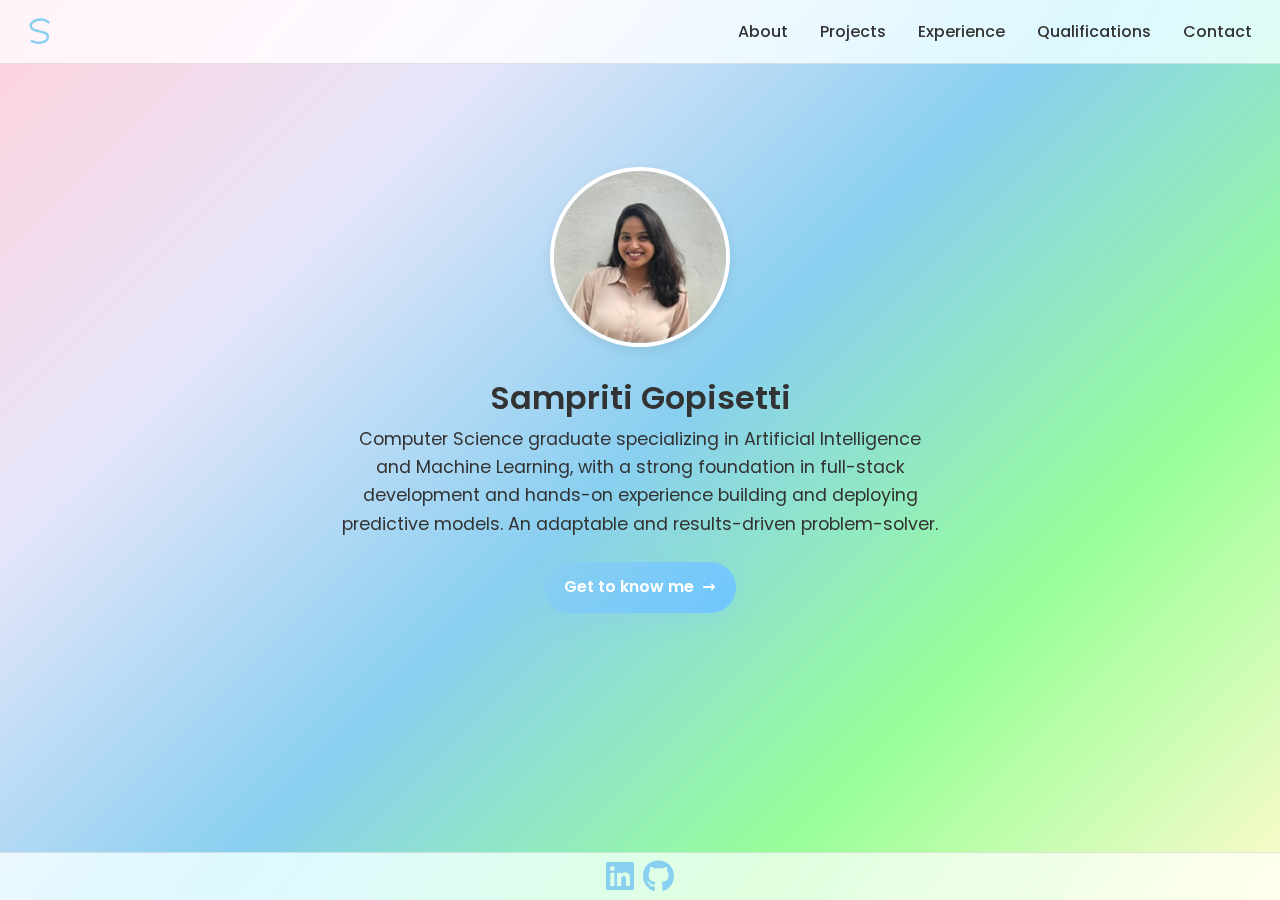
<file: index.html>
<!DOCTYPE html>
<html lang="en">
  <head>
    <meta charset="UTF-8" />
    <meta name="viewport" content="width=device-width, initial-scale=1.0" />
    <title>Sampriti Gopisetti | Home</title>
    <link rel="preconnect" href="https://fonts.googleapis.com" />
    <link rel="preconnect" href="https://fonts.gstatic.com" crossorigin />
    <link href="https://fonts.googleapis.com/css2?family=Poppins:wght@300;400;500;600;700&display=swap" rel="stylesheet" />
    <link rel="stylesheet" href="https://cdnjs.cloudflare.com/ajax/libs/font-awesome/6.5.0/css/all.min.css" crossorigin="anonymous" referrerpolicy="no-referrer" />
    <link rel="stylesheet" href="css/styles.css" />
  </head>
  <body>
    <!-- Header -->
    <header class="site-header">
      <a href="index.html" class="logo" aria-label="Go to Home">
        <svg viewBox="0 0 120 120" aria-hidden="true" focusable="false">
          <path d="M95,28c-10-12-39-14-54,0c-10,9-5,23,12,27c17,4,41,5,40,22c-1,18-34,24-54,13" fill="none" stroke="currentColor" stroke-width="8" stroke-linecap="round" />
        </svg>
        <span class="sr-only">Sampriti</span>
      </a>
      <nav class="main-nav" aria-label="Main Navigation">
        <a href="about.html" class="nav-link">About</a>
        <a href="projects.html" class="nav-link">Projects</a>
        <a href="experience.html" class="nav-link">Experience</a>
        <a href="qualifications.html" class="nav-link">Qualifications</a>
        <a href="contact.html" class="nav-link">Contact</a>
      </nav>
    </header>

    <main>
      <div class="container content-fit">
        <section class="section fade-in">
          <div class="hero-inner">
            <img src="assets/sampriti-profile.jpg" alt="Sampriti Gopisetti" class="home-avatar photo-zoom" />
            <h1 class="name">Sampriti Gopisetti</h1>
            <p class="tagline"> Computer Science graduate specializing in Artificial Intelligence and Machine Learning, with a strong foundation in full-stack development and hands-on experience building and deploying predictive models. An adaptable and results-driven problem-solver.</p>
            <div class="hero-actions">
              <a class="cta-btn" href="about.html" aria-label="Go to About page">
                Get to know me <span class="cta-arrow">→</span>
              </a>
            </div>
          </div>
        </section>
      </div>
    </main>

    <footer class="site-footer">
      <div class="footer-content">
        <div class="socials">
          <a href="https://www.linkedin.com/in/sampritigopisetti25/" target="_blank" rel="noopener" aria-label="LinkedIn">
            <i class="fa-brands fa-linkedin"></i>
          </a>
          <a href="https://github.com/sampriti-gopisetti" target="_blank" rel="noopener" aria-label="GitHub">
            <i class="fa-brands fa-github"></i>
          </a>
        </div>
      </div>
    </footer>

    <script src="js/script.js" defer></script>
  </body>
</html>
</file>
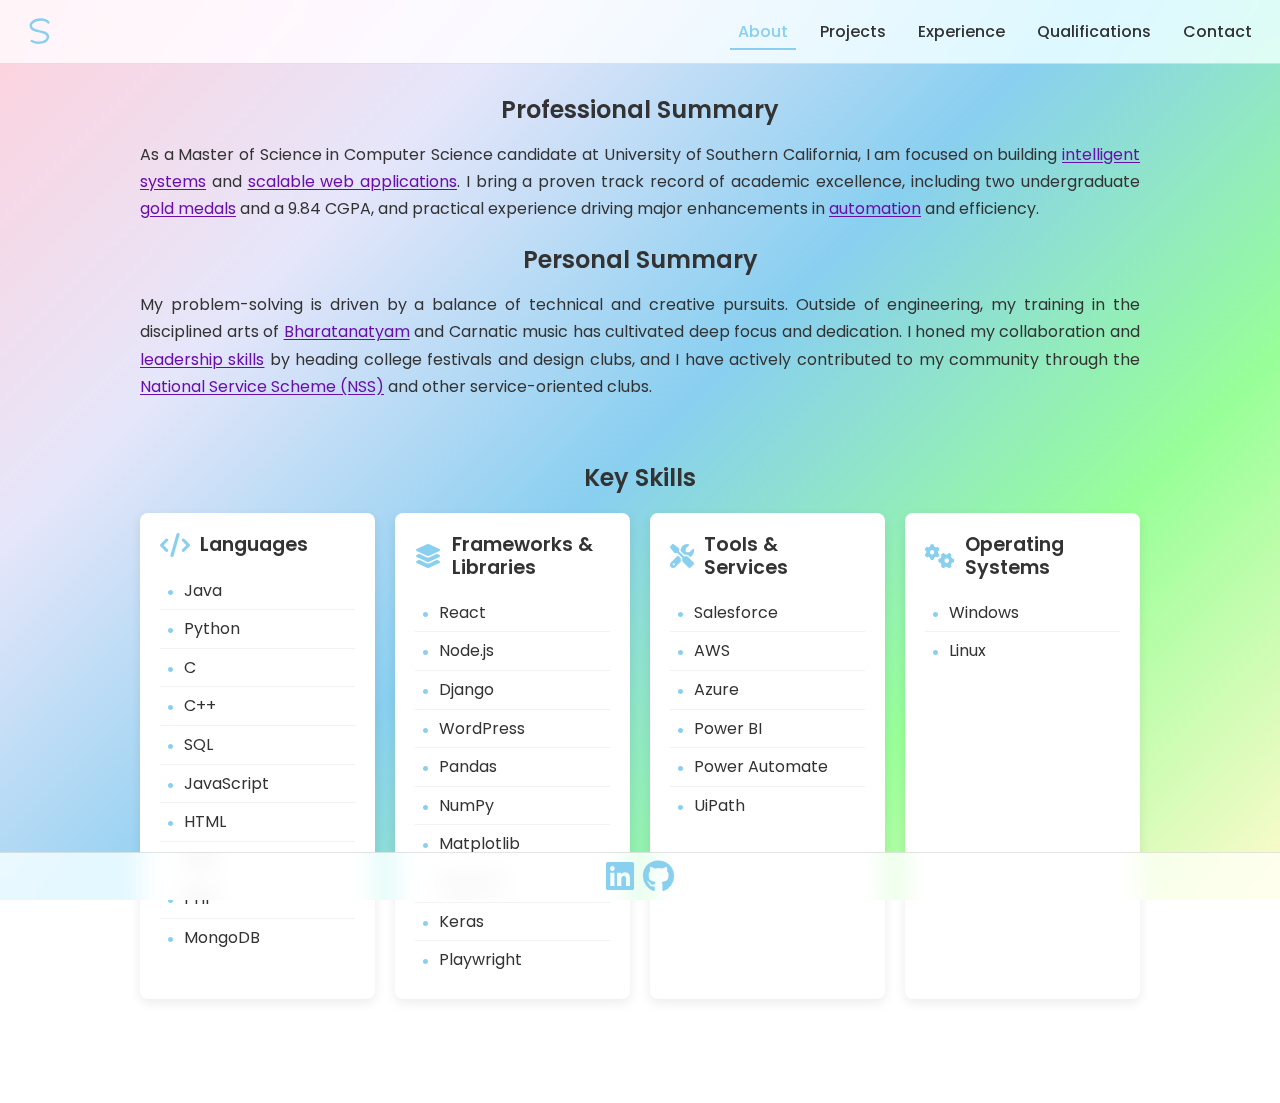
<file: about.html>
<!DOCTYPE html>
<html lang="en">
  <head>
    <meta charset="UTF-8" />
    <meta name="viewport" content="width=device-width, initial-scale=1.0" />
    <title>About | Sampriti Gopisetti</title>
    <link rel="preconnect" href="https://fonts.googleapis.com" />
    <link rel="preconnect" href="https://fonts.gstatic.com" crossorigin />
    <link href="https://fonts.googleapis.com/css2?family=Poppins:wght@300;400;500;600;700&display=swap" rel="stylesheet" />
    <link rel="stylesheet" href="https://cdnjs.cloudflare.com/ajax/libs/font-awesome/6.5.0/css/all.min.css" crossorigin="anonymous" referrerpolicy="no-referrer" />
    <link rel="stylesheet" href="css/styles.css" />
  </head>
  <body>
    <!-- Header -->
    <header class="site-header">
      <a href="index.html" class="logo" aria-label="Go to Home">
        <svg viewBox="0 0 120 120" aria-hidden="true" focusable="false">
          <path d="M95,28c-10-12-39-14-54,0c-10,9-5,23,12,27c17,4,41,5,40,22c-1,18-34,24-54,13" fill="none" stroke="currentColor" stroke-width="8" stroke-linecap="round" />
        </svg>
      </a>
      <nav class="main-nav" id="primary-navigation" aria-label="Main Navigation">
        <a href="about.html" class="nav-link active">About</a>
        <a href="projects.html" class="nav-link">Projects</a>
        <a href="experience.html" class="nav-link">Experience</a>
        <a href="qualifications.html" class="nav-link">Qualifications</a>
        <a href="contact.html" class="nav-link">Contact</a>
      </nav>
    </header>
  <main>
    <div class="container content-fit">
      <section class="section fade-in">
        <div class="about-container">
          <div class="about-intro">
            <div class="about-summary">
              <h2>Professional Summary</h2>
              <p>As a Master of Science in Computer Science candidate at University of Southern California, I am focused on building <a href="projects.html#project-isl">intelligent systems</a> and <a href="projects.html#project-ecommerce">scalable web applications</a>. I bring a proven track record of academic excellence, including two undergraduate <a href="qualifications.html#achievement-gold-medalist">gold medals</a> and a 9.84 CGPA, and practical experience driving major enhancements in <a href="experience.html#exp-synamedia">automation</a> and efficiency.
              </p>
              
              <h2>Personal Summary</h2>
              <p>
                My problem-solving is driven by a balance of technical and creative pursuits. Outside of engineering, my training in the disciplined arts of <a href="qualifications.html#achievement-bharatanatyam">Bharatanatyam</a> and Carnatic music has cultivated deep focus and dedication. I honed my collaboration and <a href="qualifications.html#achievement-tatva">leadership skills</a> by heading college festivals and design clubs, and I have actively contributed to my community through the <a href="qualifications.html#achievement-nss">National Service Scheme (NSS)</a> and other service-oriented clubs.
              </p>
            </div>
          </div>
          
          <div class="skills-container">
            <h2>Key Skills</h2>
            <div class="skills-grid">
              <div class="skill-card">
                <div class="skill-header">
                  <i class="fas fa-code"></i>
                  <h3>Languages</h3>
                </div>
                <ul class="skill-list">
                  <li>Java</li>
                  <li>Python</li>
                  <li>C</li>
                  <li>C++</li>
                  <li>SQL</li>
                  <li>JavaScript</li>
                  <li>HTML</li>
                  <li>CSS</li>
                  <li>PHP</li>
                  <li>MongoDB</li>
                </ul>
              </div>
              
              <div class="skill-card">
                <div class="skill-header">
                  <i class="fas fa-layer-group"></i>
                  <h3>Frameworks &amp; Libraries</h3>
                </div>
                <ul class="skill-list">
                  <li>React</li>
                  <li>Node.js</li>
                  <li>Django</li>
                  <li>WordPress</li>
                  <li>Pandas</li>
                  <li>NumPy</li>
                  <li>Matplotlib</li>
                  <li>OpenCV</li>
                  <li>Keras</li>
                  <li>Playwright</li>
                </ul>
              </div>
              
              <div class="skill-card">
                <div class="skill-header">
                  <i class="fas fa-tools"></i>
                  <h3>Tools &amp; Services</h3>
                </div>
                <ul class="skill-list">
                  <li>Salesforce</li>
                  <li>AWS</li>
                  <li>Azure</li>
                  <li>Power BI</li>
                  <li>Power Automate</li>
                  <li>UiPath</li>
                </ul>
              </div>

              <div class="skill-card">
                <div class="skill-header">
                  <i class="fas fa-cogs"></i>
                  <h3>Operating Systems</h3>
                </div>
                <ul class="skill-list">
                  <li>Windows</li>
                  <li>Linux</li>
                </ul>
              </div>
            </div>
          </div>
        </div>
      </section>
    </div>
  </main>

    <footer class="site-footer">
      <div class="footer-content">
        <div class="socials">
          <a href="https://www.linkedin.com/in/sampritigopisetti25/" target="_blank" rel="noopener" aria-label="LinkedIn">
            <i class="fa-brands fa-linkedin"></i>
          </a>
          <a href="https://github.com/sampritig" target="_blank" rel="noopener" aria-label="GitHub">
            <i class="fa-brands fa-github"></i>
          </a>
        </div>
      </div>
    </footer>

    <script src="js/script.js" defer></script>
  </body>
  </html>
</file>
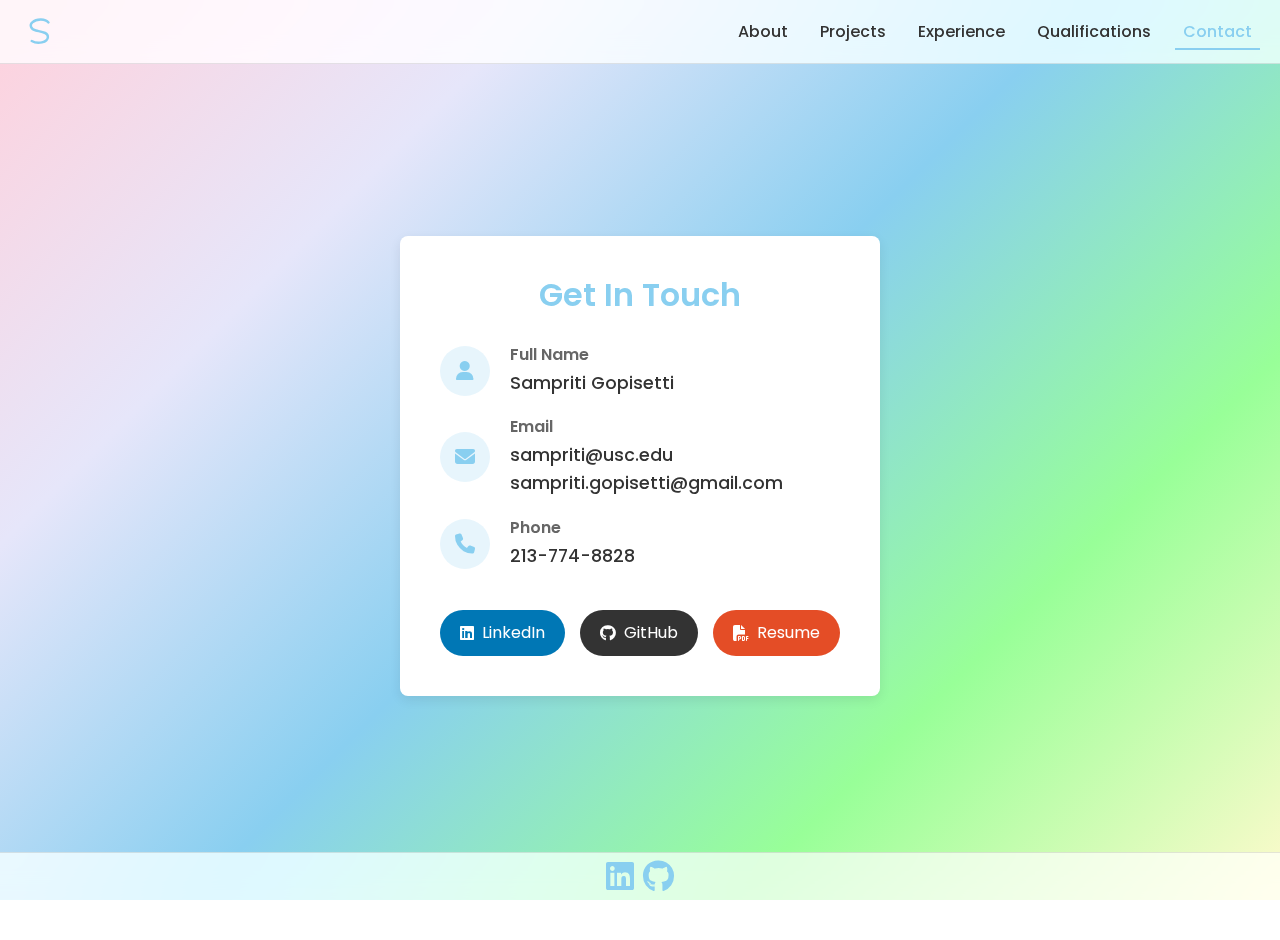
<file: contact.html>
<!DOCTYPE html>
<html lang="en">
  <head>
    <meta charset="UTF-8" />
    <meta name="viewport" content="width=device-width, initial-scale=1.0" />
    <title>Contact | Sampriti Gopisetti</title>
    <link rel="preconnect" href="https://fonts.googleapis.com" />
    <link rel="preconnect" href="https://fonts.gstatic.com" crossorigin />
    <link href="https://fonts.googleapis.com/css2?family=Poppins:wght@300;400;500;600;700&display=swap" rel="stylesheet" />
    <link rel="stylesheet" href="https://cdnjs.cloudflare.com/ajax/libs/font-awesome/6.5.0/css/all.min.css" crossorigin="anonymous" referrerpolicy="no-referrer" />
    <link rel="stylesheet" href="css/styles.css" />
  </head>
  <body>
    <header class="site-header">
      <a href="index.html" class="logo" aria-label="Go to Home">
        <svg viewBox="0 0 120 120" aria-hidden="true" focusable="false">
          <path d="M95,28c-10-12-39-14-54,0c-10,9-5,23,12,27c17,4,41,5,40,22c-1,18-34,24-54,13" fill="none" stroke="currentColor" stroke-width="8" stroke-linecap="round" />
        </svg>
      </a>
      <nav class="main-nav" id="primary-navigation" aria-label="Main Navigation">
        <a href="about.html" class="nav-link">About</a>
        <a href="projects.html" class="nav-link">Projects</a>
        <a href="experience.html" class="nav-link">Experience</a>
        <a href="qualifications.html" class="nav-link">Qualifications</a>
        <a href="contact.html" class="nav-link active">Contact</a>
      </nav>
    </header>

    <main>
  <div class="container content-fit">
        <section class="section content-fit fade-in">
          <div class="contact-card">
            <h1>Get In Touch</h1>
            <div class="contact-info">
              <div class="contact-item">
                <div class="contact-icon">
                  <i class="fa fa-user"></i>
                </div>
                <div class="contact-details">
                  <h3>Full Name</h3>
                  <p>Sampriti Gopisetti</p>
                </div>
              </div>
              
              <div class="contact-item">
                <div class="contact-icon">
                  <i class="fa fa-envelope"></i>
                </div>
                <div class="contact-details">
                  <h3>Email</h3>
                  <p><a href="mailto:sampriti@usc.edu">sampriti@usc.edu</a></p>
                  <p><a href="mailto:sampriti.gopisetti@gmail.com">sampriti.gopisetti@gmail.com</a></p>
                </div>
              </div>
              
              <div class="contact-item">
                <div class="contact-icon">
                  <i class="fa fa-phone"></i>
                </div>
                <div class="contact-details">
                  <h3>Phone</h3>
                  <p><a href="tel:2137748828">213-774-8828</a></p>
                </div>
              </div>
            </div>
            
            <div class="contact-social">
              <a href="https://www.linkedin.com/in/sampritigopisetti25/" target="_blank" rel="noopener" class="social-btn linkedin">
                <i class="fa-brands fa-linkedin"></i>
                <span>LinkedIn</span>
              </a>
              <a href="https://github.com/sampritig" target="_blank" rel="noopener" class="social-btn github">
                <i class="fa-brands fa-github"></i>
                <span>GitHub</span>
              </a>
              <a href="assets/SampritiGopisetti%20-%20Job%20-%20Resume.pdf" target="_blank" class="social-btn resume">
                <i class="fa fa-file-pdf"></i>
                <span>Resume</span>
              </a>
            </div>
          </div>
        </section>
      </div>
    </main>
    
    <footer class="site-footer">
      <div class="footer-content">
        <div class="socials">
          <a href="https://www.linkedin.com/in/sampritigopisetti25/" target="_blank" rel="noopener" aria-label="LinkedIn">
            <i class="fa-brands fa-linkedin"></i>
          </a>
          <a href="https://github.com/sampritig" target="_blank" rel="noopener" aria-label="GitHub">
            <i class="fa-brands fa-github"></i>
          </a>
        </div>
      </div>
    </footer>

    <script src="js/script.js" defer></script>
  </body>
  </html>
</file>
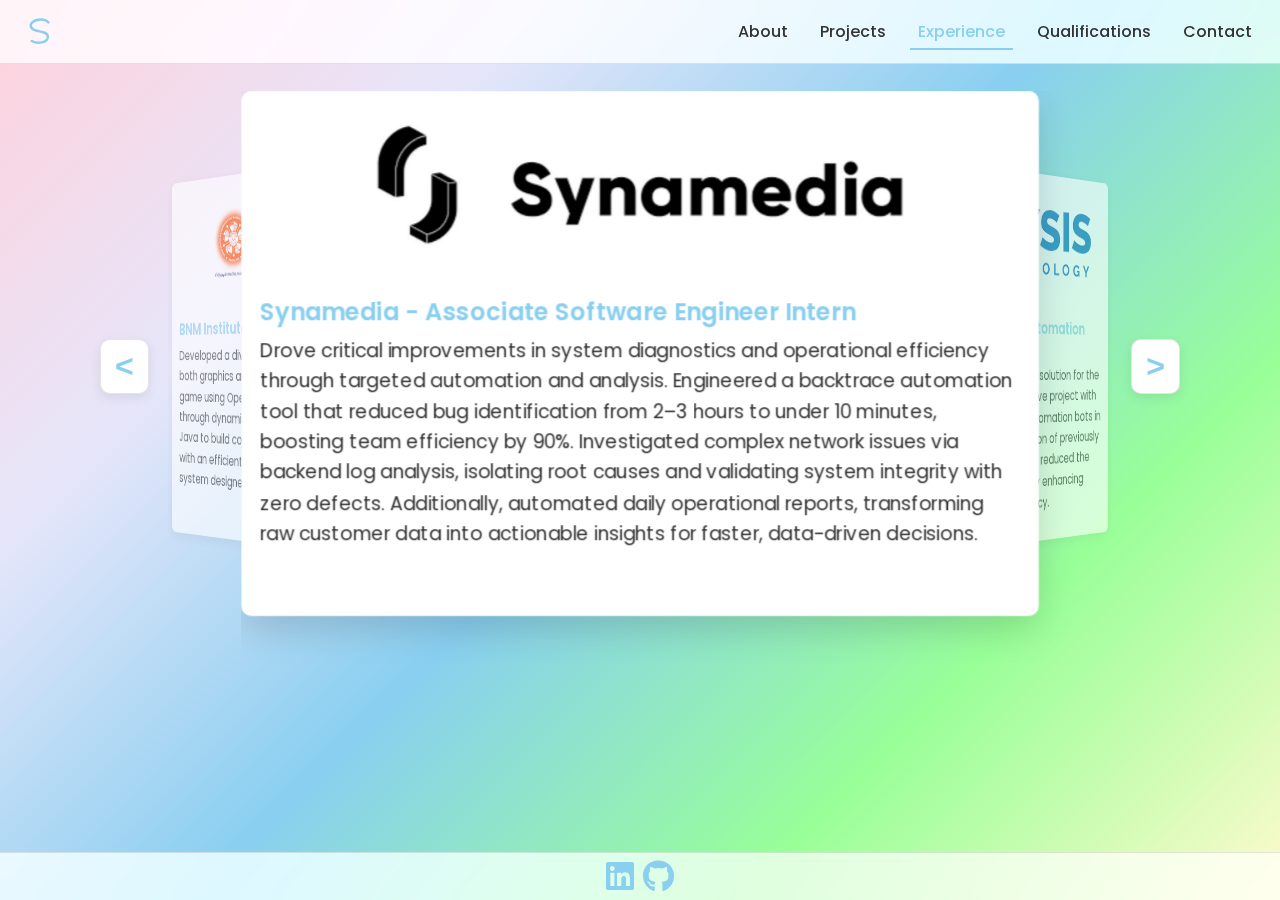
<file: experience.html>
<!DOCTYPE html>
<html lang="en">
  <head>
    <meta charset="UTF-8" />
    <meta name="viewport" content="width=device-width, initial-scale=1.0" />
    <title>Experience | Sampriti Gopisetti</title>
    <link rel="preconnect" href="https://fonts.googleapis.com" />
    <link rel="preconnect" href="https://fonts.gstatic.com" crossorigin />
    <link href="https://fonts.googleapis.com/css2?family=Poppins:wght@300;400;500;600;700&display=swap" rel="stylesheet" />
    <link rel="stylesheet" href="https://cdnjs.cloudflare.com/ajax/libs/font-awesome/6.5.0/css/all.min.css" crossorigin="anonymous" referrerpolicy="no-referrer" />
    <link rel="stylesheet" href="css/styles.css" />
  </head>
  <body>
    <header class="site-header">
      <a href="index.html" class="logo" aria-label="Go to Home">
        <svg viewBox="0 0 120 120" aria-hidden="true" focusable="false">
          <path d="M95,28c-10-12-39-14-54,0c-10,9-5,23,12,27c17,4,41,5,40,22c-1,18-34,24-54,13" fill="none" stroke="currentColor" stroke-width="8" stroke-linecap="round" />
        </svg>
      </a>
      <nav class="main-nav" id="primary-navigation" aria-label="Main Navigation">
        <a href="about.html" class="nav-link">About</a>
        <a href="projects.html" class="nav-link">Projects</a>
        <a href="experience.html" class="nav-link active">Experience</a>
        <a href="qualifications.html" class="nav-link">Qualifications</a>
        <a href="contact.html" class="nav-link">Contact</a>
      </nav>
    </header>
  <main>
      <div class="container full-height">
        <section class="section fade-in">
          <!-- 3D Carousel -->
          <div class="carousel-3d-container extra-carousel experience-carousel">
            <div class="carousel-3d-inner">
              <!-- Experience 1 -->
              <div class="carousel-3d-item" id="exp-synamedia">
                <div class="cert-card">
                  <img src="assets/logo-synamedia.png" alt="Synamedia logo" class="cert-image" />
                  <div class="cert-content">
                    <h3>Synamedia - Associate Software Engineer Intern</h3>
                    <p>Drove critical improvements in system diagnostics and operational efficiency through targeted automation and analysis. Engineered a backtrace automation tool that reduced bug identification from 2–3 hours to under 10 minutes, boosting team efficiency by 90%. Investigated complex network issues via backend log analysis, isolating root causes and validating system integrity with zero defects. Additionally, automated daily operational reports, transforming raw customer data into actionable insights for faster, data-driven decisions.</p>
                  </div>
                </div>
              </div>
              
              <!-- Experience 2 -->
              <div class="carousel-3d-item">
                <div class="cert-card">
                  <img src="assets/logo-technodysis.png" alt="Technodysis Private Limited logo" class="cert-image" />
                  <div class="cert-content">
                    <h3>Technodysis Private Limited - Robotic Process Automation (RPA) Intern</h3>
                    <p>Engineered a transformative balance checking and reconciliation solution for the African banking sector, which was successfully integrated into a live project with major partner EcoCash. By architecting and deploying over 10 automation bots in collaboration with key stakeholders, I spearheaded the automation of previously manual workloads, slashing processing time by 95%. This initiative reduced the average task completion time to under four minutes, significantly enhancing transactional accuracy, reliability, and overall operational efficiency.</p>
                  </div>
                </div>
              </div>
              
              <!-- Experience 3 -->
              <div class="carousel-3d-item">
                <div class="cert-card">
                  <img src="assets/logo-loststories.jpg" alt="Lost Stories logo" class="cert-image" />
                  <div class="cert-content">
                    <h3>Lost Stories - AI Intern</h3>
                    <p>Enhanced a digital podcasting platform dedicated to preserving historical narratives by leveraging Natural Language Processing and machine learning to engineer end-to-end AI solutions. Designed and implemented core features, including an intuitive semantic search function and a personalized content recommendation engine, to optimize the user experience and make a vast library of traditional stories more accessible and engaging for a modern audience.</p>
                  </div>
                </div>
              </div>
              
              <!-- Experience 4 -->
              <div class="carousel-3d-item">
                <div class="cert-card">
                  <img src="assets/logo-salesforce.png" alt="Salesforce logo" class="cert-image" />
                  <div class="cert-content">
                    <h3>Salesforce - Intern</h3>
                    <p>Enhanced Salesforce organizational efficiency by configuring setups and optimizing cloud performance, resulting in a 30% improvement in data management. A key achievement was the development and launch of comprehensive security reports and dashboards, which increased data visibility and critically reduced incident response times by 50%, bolstering the overall security framework.</p>
                  </div>
                </div>
              </div>
              
              <!-- Experience 5 -->
              <div class="carousel-3d-item">
                <div class="cert-card">
                  <img src="assets/logo-contriver.jpeg" alt="Contriver logo" class="cert-image" />
                  <div class="cert-content">
                    <h3>Contriver - Full Stack with ML &amp; AI Intern</h3>
                    <p>Engineered high-accuracy computer vision models and responsive web interfaces. Utilized Python, TensorFlow, and Keras to build recognition systems that achieved up to 98% accuracy, while also leveraging WordPress to create intuitive front-ends focused on an optimal user experience. In recognition of these impactful contributions, I was awarded the title of <a class="best-project-link" href="qualifications.html#achievement-best-intern">Best Intern</a>.</p>
                  </div>
                </div>
              </div>

              <!-- Experience 6 -->
              <div class="carousel-3d-item">
                <div class="cert-card">
                  <img src="assets/BNMIT.png" alt="BNM Institute of Technology logo" class="cert-image" />
                  <div class="cert-content">
                    <h3>BNM Institute of Technology - Intern</h3>
                    <p>Developed a diverse portfolio of software applications, showcasing versatility in both graphics and system architecture. Engineered an interactive Hangman game using OpenGL and Canva, focusing on enhancing the user experience through dynamic graphics. Additionally, applied object-oriented principles in Java to build complex systems, including a stadium management application with an efficient seat allocation module and a robust bank management system designed for high reliability and secure data handling.</p>
                  </div>
                </div>
              </div>
            </div>
            <div class="carousel-controls">
              <button class="carousel-control carousel-prev">&lt;</button>
              <button class="carousel-control carousel-next">&gt;</button>
            </div>
          </div>
          
        </section>
      </div>
    </main>

    <footer class="site-footer">
      <div class="footer-content">
        <div class="socials">
          <a href="https://www.linkedin.com/in/sampritigopisetti25/" target="_blank" rel="noopener" aria-label="LinkedIn">
            <i class="fa-brands fa-linkedin"></i>
          </a>
          <a href="https://github.com/sampriti-gopisetti" target="_blank" rel="noopener" aria-label="GitHub">
            <i class="fa-brands fa-github"></i>
          </a>
        </div>
      </div>
    </footer>

    <script src="js/script.js" defer></script>
  </body>
  </html>
</file>
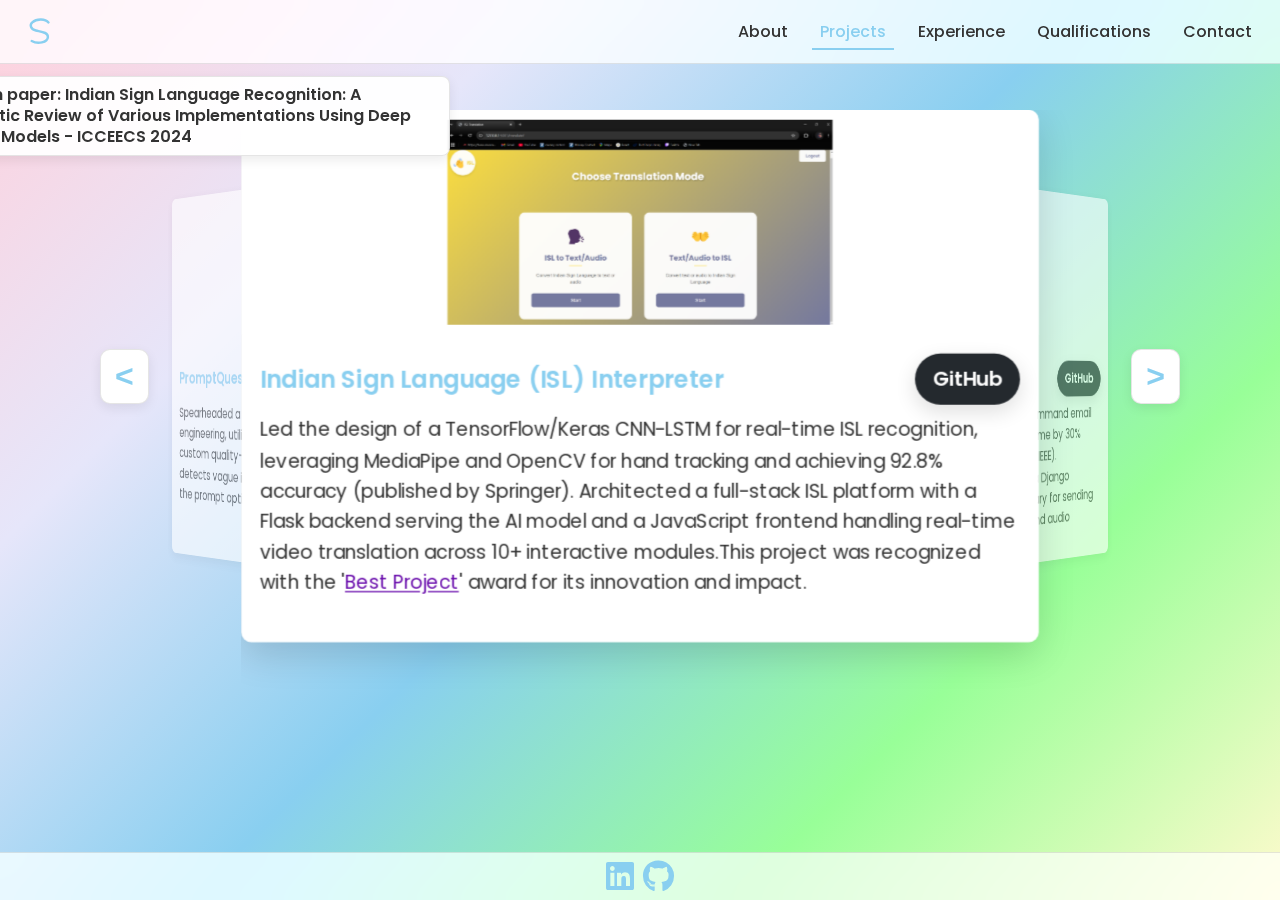
<file: projects.html>
<!DOCTYPE html>
<html lang="en">
  <head>
    <meta charset="UTF-8" />
    <meta name="viewport" content="width=device-width, initial-scale=1.0" />
    <title>Projects | Sampriti Gopisetti</title>
    <link rel="preconnect" href="https://fonts.googleapis.com" />
    <link rel="preconnect" href="https://fonts.gstatic.com" crossorigin />
    <link href="https://fonts.googleapis.com/css2?family=Poppins:wght@300;400;500;600;700&display=swap" rel="stylesheet" />
    <link rel="stylesheet" href="https://cdnjs.cloudflare.com/ajax/libs/font-awesome/6.5.0/css/all.min.css" crossorigin="anonymous" referrerpolicy="no-referrer" />
    <link rel="stylesheet" href="css/styles.css" />
  </head>
  <body>
    <header class="site-header">
      <a href="index.html" class="logo" aria-label="Go to Home">
        <svg viewBox="0 0 120 120" aria-hidden="true" focusable="false">
          <path d="M95,28c-10-12-39-14-54,0c-10,9-5,23,12,27c17,4,41,5,40,22c-1,18-34,24-54,13" fill="none" stroke="currentColor" stroke-width="8" stroke-linecap="round" />
        </svg>
      </a>
      <nav class="main-nav" id="primary-navigation" aria-label="Main Navigation">
        <a href="about.html" class="nav-link">About</a>
        <a href="projects.html" class="nav-link active">Projects</a>
        <a href="experience.html" class="nav-link">Experience</a>
        <a href="qualifications.html" class="nav-link">Qualifications</a>
        <a href="contact.html" class="nav-link">Contact</a>
      </nav>
    </header>
  <main>
      <div class="container full-height">
        <section class="section fade-in">
          <!-- 3D Carousel -->
          <div class="carousel-3d-container cert-carousel projects-carousel">
            <div class="carousel-3d-inner">
              <!-- Project 1 -->
              <div class="carousel-3d-item" id="project-isl" data-has-paper="true" data-paper-text="Research paper: Indian Sign Language Recognition: A Systematic Review of Various Implementations Using Deep Learning Models - ICCEECS 2024">
                <div class="cert-card">
                  <img src="assets/project-isl-interpreter.png" alt="Indian Sign Language (ISL) Interpreter" class="cert-image" />
                  <div class="cert-content">
                    <div class="project-title-row">
                      <h3>Indian Sign Language (ISL) Interpreter</h3>
                      <a class="project-github-btn" href="https://github.com/sampriti-gopisetti/Indian-Sign-Language-Interpreter-Tutor" target="_blank" rel="noopener">GitHub</a>
                    </div>
                    <p>Led the design of a TensorFlow/Keras CNN-LSTM for real-time ISL recognition, leveraging MediaPipe and OpenCV for hand tracking and achieving 92.8% accuracy (published by Springer). Architected a full-stack ISL platform with a Flask backend serving the AI model and a JavaScript frontend handling real-time video translation across 10+ interactive modules.This project was recognized with the '<a class="best-project-link" href="qualifications.html#achievement-best-project">Best Project</a>' award for its innovation and impact.</p>
                  </div>
                </div>
              </div>
              
              <!-- Project 2 -->
              <div class="carousel-3d-item" data-has-paper="true" data-paper-text="Research paper: Automail AI: Intelligent Voice-Controlled Email Generator - ICIITCEE 2025">
                <div class="cert-card">
                  <img src="assets/project-voice-email.png" alt="Voice-activated email generator" class="cert-image" />
                  <div class="cert-content">
                    <div class="project-title-row">
                      <h3>Automail AI</h3>
                      <a class="project-github-btn" href="https://github.com/sampriti-gopisetti/Automated-Voice-Email-Generator" target="_blank" rel="noopener">GitHub</a>
                    </div>
                    <p>Engineered and optimized a Naive Bayes classifier for a voice-command email system, improving model accuracy by 25% and cutting training time by 30% through data analysis with Pandas and Scikit-learn (published by IEEE). Developed a full-stack voice-to-email application, architecting a Django backend to integrate the ML model and utilize Python's SMTP library for sending emails, and a JavaScript frontend for voice command capture and audio feedback via gTTS.</p>
                  </div>
                </div>
              </div>
              
              <!-- Project 3 -->
              <div class="carousel-3d-item" data-has-paper="true" data-paper-text="Research paper: Smart ANPR: A Checkpoint-Based Toll and Parking Management System Using Hybrid OCR and Blockchain - ICIITCEE 2025">
                <div class="cert-card">
                  <img src="assets/project-anpr.jpg" alt="Automated number plate recognition" class="cert-image" />
                  <div class="cert-content">
                    <div class="project-title-row">
                      <h3>Vehicle Number Plate Detection</h3>
                      <a class="project-github-btn" href="https://github.com/sampriti-gopisetti/Automated-Number-Plate-Detection" target="_blank" rel="noopener">GitHub</a>
                    </div>
                    <p>Spearheaded a number plate OCR pipeline, boosting Pytesseract's accuracy to 82% on 1,000+ vehicles with a custom Keras model, earning recognition at the Smart India Hackathon (publication by IEEE). Launched a full-stack recognition application, creating a PHP backend on an Apache server to expose the Python computer vision system via an API and to visualize model performance graphs generated with Matplotlib.</p>
                  </div>
                </div>
              </div>
              
              <!-- Project 4 -->
              <div class="carousel-3d-item" id="project-ecommerce">
                <div class="cert-card">
                  <img src="assets/project-ecommerce.jpg" alt="eCommerce website" class="cert-image" />
                  <div class="cert-content">
                    <div class="project-title-row">
                      <h3>eCommerce website</h3>
                      <a class="project-github-btn" href="https://github.com/sampriti-gopisetti/Ecommerce-Website" target="_blank" rel="noopener">GitHub</a>
                    </div>
                    <p>Architected and launched a robust eCommerce website from the ground up, utilizing React for a dynamic front-end and MySQL with XAMPP for the back-end. I developed essential functionalities, including secure user sign-up and login, a home page, and individual product pages. By focusing on a clean and user-friendly UI/UX design, I achieved a 30% boost in user engagement. </p>
                  </div>
                </div>
              </div>
              
              <!-- Project 5 -->
              <div class="carousel-3d-item">
                <div class="cert-card">
                  <img src="assets/project-age-gender.png" alt="Age and Gender detection" class="cert-image" />
                  <div class="cert-content">
                    <div class="project-title-row">
                      <h3>Age and Gender detection</h3>
                      <a class="project-github-btn" href="https://github.com/sampriti-gopisetti/Age-Gender-Detection" target="_blank" rel="noopener">GitHub</a>
                    </div>
                    <p>Spearheaded the development of a real-time age and gender identification system, achieving 85% classification accuracy. I trained a Convolutional Neural Network (CNN) using Keras, Dlib, and OpenCV on a classified Kaggle dataset, enabling the final program to deliver dynamic and targeted content based on live facial analysis.</p>
                  </div>
                </div>
              </div>
              
              <!-- Project 6 -->
              <div class="carousel-3d-item">
                <div class="cert-card">
                  <img src="assets/project-stock-valuation.png" alt="Stock Valuation" class="cert-image" />
                  <div class="cert-content">
                    <div class="project-title-row">
                      <h3>Stock Valuation</h3>
                      <a class="project-github-btn" href="https://github.com/sampriti-gopisetti/Stock-Prediction" target="_blank" rel="noopener">GitHub</a>
                    </div>
                    <p>Created a comprehensive, full-stack portfolio management platform by developing a robust backend with Python and SQLite, and a responsive frontend using HTML, CSS, and JavaScript. The application's core feature is an integrated predictive analytics module that leverages linear regression algorithms to forecast future asset performance based on historical data. This system provides users with actionable insights through real-time data analysis and dynamic visualizations, empowering strategic investment planning with a validated trend prediction accuracy rate of 90%.</p>
                  </div>
                </div>
              </div>
              
              <!-- Project 7 -->
              <div class="carousel-3d-item">
                <div class="cert-card">
                  <img src="assets/project-restaurant.png" alt="Restaurant reservation system" class="cert-image" />
                  <div class="cert-content">
                    <div class="project-title-row">
                      <h3>Restaurant reservation system</h3>
                      <a class="project-github-btn" href="https://github.com/sampriti-gopisetti/Restaurant-Reservation-System" target="_blank" rel="noopener">GitHub</a>
                    </div>
                    <p>Designed and launched a full-stack restaurant reservation platform, developing a robust backend with Java and SQL and a highly intuitive, easy-to-navigate frontend using HTML, CSS, and JavaScript. The project emphasized a clean and user-centric design, creating a seamless workflow that simplified the booking process for customers. This commitment to a superior user experience directly resulted in a 40% reduction in the average time required to secure a reservation.</p>
                  </div>
                </div>
              </div>

              <!-- Project 8: Event Search -->
              <div class="carousel-3d-item" id="project-event-search">
                <div class="cert-card">
                  <img src="assets/project-event-search.png" alt="Event Search cross-platform discovery suite" class="cert-image" />
                  <div class="cert-content">
                    <div class="project-title-row">
                      <h3>Event Search</h3>
                      <a class="project-github-btn" href="https://github.com/sampriti-gopisetti/Event-Search-Hub" target="_blank" rel="noopener">GitHub</a>
                    </div>
                    <p>Constructed a cross-platform discovery suite featuring a React/TypeScript web app and a Kotlin/Jetpack Compose Android app, integrating Ticketmaster, Spotify, and GCP Geocoding APIs. Developed robust state management (React Query/State Flow) and persistent storage (MongoDB/Data Store) to sync user favorites, achieving a 90% satisfaction rate across 20+ peer evaluations.</p>
                  </div>
                </div>
              </div>

              <!-- Project 9: PromptQuest -->
              <div class="carousel-3d-item" id="project-promptquest">
                <div class="cert-card">
                  <img src="assets/project-promptquest.png" alt="PromptQuest gamified prompt engineering progression system" class="cert-image" />
                  <div class="cert-content">
                    <div class="project-title-row">
                      <h3>PromptQuest</h3>
                      <a class="project-github-btn" href="https://github.com/sampriti-gopisetti/PromptQuest" target="_blank" rel="noopener">GitHub</a>
                    </div>
                    <p>Spearheaded a full-stack gamified progression system to train users in prompt engineering, utilizing Generative AI (Gemini) to evaluate user inputs against a custom quality-scoring algorithm. Launched an automated feedback loop that detects vague inputs and optimizes context windows, successfully gamifying the prompt optimization process for over 10 levels of increasing difficulty.</p>
                  </div>
                </div>
              </div>
            </div>
            <!-- Left-side small popup for published paper notice -->
            <div class="paper-popup" aria-hidden="true">
              <i class="fa-solid fa-file-lines" aria-hidden="true"></i>
              <span>Published paper</span>
            </div>
            <div class="carousel-controls">
              <button class="carousel-control carousel-prev">&lt;</button>
              <button class="carousel-control carousel-next">&gt;</button>
            </div>
          </div>
          
        </section>
      </div>
    </main>

    <footer class="site-footer">
      <div class="footer-content">
        <div class="socials">
          <a href="https://www.linkedin.com/in/sampritigopisetti25/" target="_blank" rel="noopener" aria-label="LinkedIn">
            <i class="fa-brands fa-linkedin"></i>
          </a>
          <a href="https://github.com/sampriti-gopisetti" target="_blank" rel="noopener" aria-label="GitHub">
            <i class="fa-brands fa-github"></i>
          </a>
        </div>
      </div>
    </footer>

    <script src="js/script.js" defer></script>
  </body>
  </html>
</file>
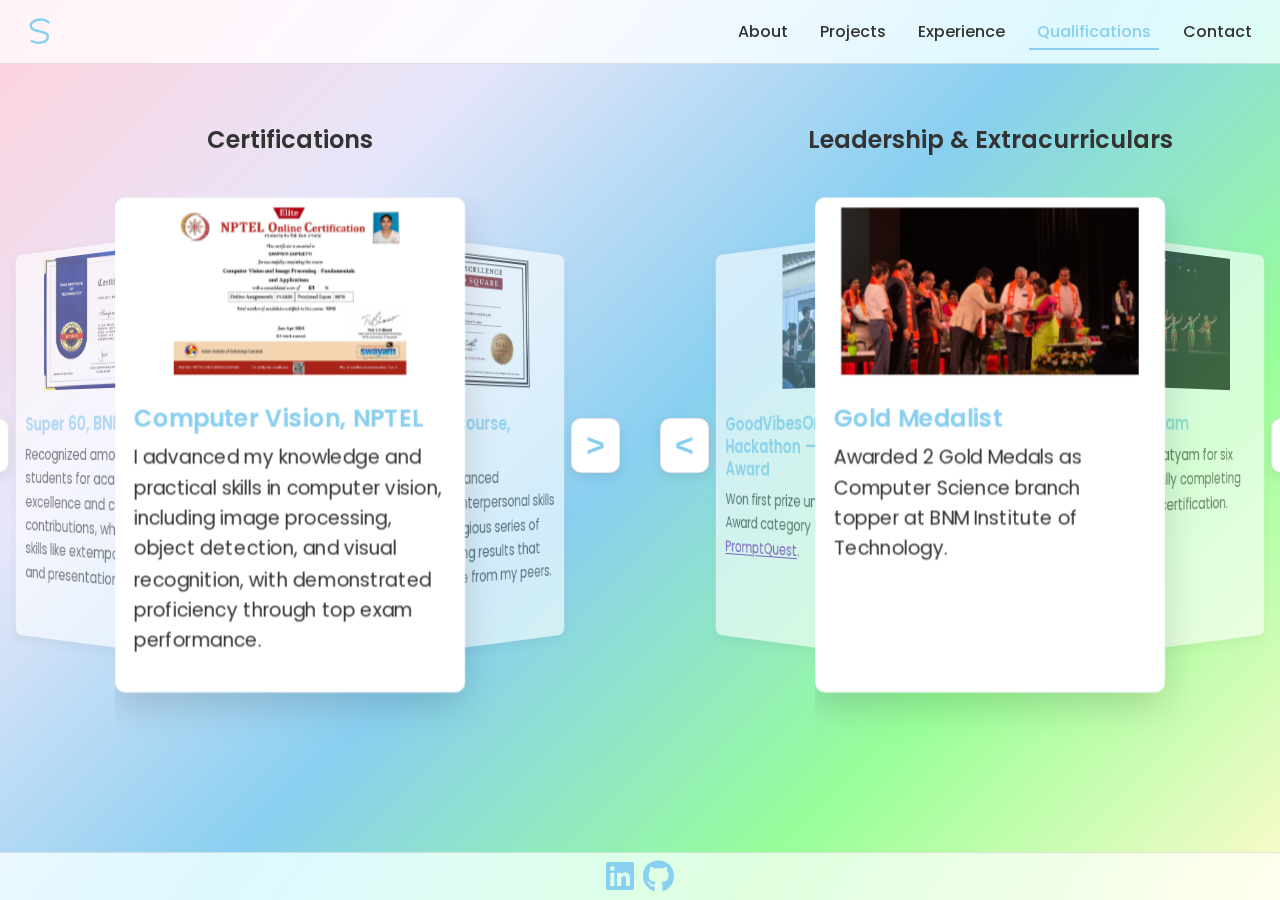
<file: qualifications.html>
<!DOCTYPE html>
<html lang="en">
  <head>
    <meta charset="UTF-8" />
    <meta name="viewport" content="width=device-width, initial-scale=1.0" />
    <title>Qualifications | Sampriti Gopisetti</title>
    <link rel="preconnect" href="https://fonts.googleapis.com" />
    <link rel="preconnect" href="https://fonts.gstatic.com" crossorigin />
    <link href="https://fonts.googleapis.com/css2?family=Poppins:wght@300;400;500;600;700&display=swap" rel="stylesheet" />
    <link rel="stylesheet" href="https://cdnjs.cloudflare.com/ajax/libs/font-awesome/6.5.0/css/all.min.css" crossorigin="anonymous" referrerpolicy="no-referrer" />
    <link rel="stylesheet" href="css/styles.css" />
  </head>
  <body>
    <header class="site-header">
      <a href="index.html" class="logo" aria-label="Go to Home">
        <svg viewBox="0 0 120 120" aria-hidden="true" focusable="false">
          <path d="M95,28c-10-12-39-14-54,0c-10,9-5,23,12,27c17,4,41,5,40,22c-1,18-34,24-54,13" fill="none" stroke="currentColor" stroke-width="8" stroke-linecap="round" />
        </svg>
      </a>
      <nav class="main-nav" id="primary-navigation" aria-label="Main Navigation">
        <a href="about.html" class="nav-link">About</a>
        <a href="projects.html" class="nav-link">Projects</a>
        <a href="experience.html" class="nav-link">Experience</a>
        <a href="qualifications.html" class="nav-link active">Qualifications</a>
        <a href="contact.html" class="nav-link">Contact</a>
      </nav>
    </header>
    <main>
      <div class="container full-height">
        <section class="section fade-in">
          <!-- Certifications & Achievements Section -->
          <div class="qualifications-grid">
            <!-- Certifications -->
            <div class="qual-column-wrapper">
              <div class="qual-column">
                <h2>Certifications</h2>
                <br />
                <div class="carousel-3d-container cert-carousel qualifications-carousel" data-no-hover="true">
                  <div class="carousel-3d-inner">
                    <!-- Certification 1 -->
                    <div class="carousel-3d-item">
                      <div class="cert-card">
                        <img src="assets/Computer Vision.png" alt="NPTEL Computer Vision" class="cert-image" />
                        <div class="cert-content">
                          <h3>Computer Vision, NPTEL</h3>
                          <p>I advanced my knowledge and practical skills in computer vision, including image processing, object detection, and visual recognition, with demonstrated proficiency through top exam performance.</p>
                        </div>
                      </div>
                    </div>

                    <!-- Certification 2 -->
                    <div class="carousel-3d-item">
                      <div class="cert-card">
                        <img src="assets/Harvard.png" alt="Leadership Course - Harvard" class="cert-image" />
                        <div class="cert-content">
                          <h3>Leadership course, Harvard</h3>
                          <p>I developed advanced leadership and interpersonal skills through a prestigious series of courses, achieving results that distinguished me from my peers.</p>
                        </div>
                      </div>
                    </div>

                    <!-- Certification 3 -->
                    <div class="carousel-3d-item">
                      <div class="cert-card">
                        <img src="assets/Microsoft.png" alt="Microsoft Azure Certification" class="cert-image" />
                        <div class="cert-content">
                          <h3>Microsoft Azure, Microsoft</h3>
                          <p>I gained comprehensive knowledge and hands-on experience in Microsoft Azure, developing practical skills in deploying, managing, and implementing cloud services and solutions.</p>
                        </div>
                      </div>
                    </div>

                    <!-- Certification 4 -->
                    <div class="carousel-3d-item">
                      <div class="cert-card">
                        <img src="assets/AI-IBM.png" alt="AI Fundamentals, IBM" class="cert-image" />
                        <div class="cert-content">
                          <h3>AI Fundamentals, IBM</h3>
                          <p>I acquired foundational knowledge and practical skills in artificial intelligence, including machine learning algorithms and data analysis.</p>
                        </div>
                      </div>
                    </div>

                    <!-- Certification 5 -->
                    <div class="carousel-3d-item">
                      <div class="cert-card">
                        <img src="assets/Web-IBM.png" alt="Web Development Fundamentals, IBM" class="cert-image" />
                        <div class="cert-content">
                          <h3>Web Development Fundamentals, IBM</h3>
                          <p>I built a strong foundation in web development, gaining knowledge of core web technologies and design principles.</p>
                        </div>
                      </div>
                    </div>

                    <!-- Certification 6 -->
                    <div class="carousel-3d-item">
                      <div class="cert-card">
                        <img src="assets/MongoDB.png" alt="MongoDB Certification" class="cert-image" />
                        <div class="cert-content">
                          <h3>MongoDB, Appteknow Careers</h3>
                          <p>I gained practical knowledge and skills in MongoDB, focusing on NoSQL database design, implementation, and optimization.</p>
                        </div>
                      </div>
                    </div>
                    
                    <!-- Certification 7 -->
                    <div class="carousel-3d-item">
                      <div class="cert-card">
                        <img src="assets/AWS.png" alt="AWS Certification" class="cert-image" />
                        <div class="cert-content">
                          <h3>AWS, BrainOVision</h3>
                          <p>I attained hands-on experience in cloud deployment on AWS, including EC2 and S3 integration, and built a functional project while achieving a top 10% finish in a hackathon.</p>
                        </div>
                      </div>
                    </div>

                    <!-- Certification 8 -->
                    <div class="carousel-3d-item">
                      <div class="cert-card">
                        <img src="assets/RPA.png" alt="RPA Certification" class="cert-image" />
                        <div class="cert-content">
                          <h3>RPA, Automation Anywhere</h3>
                          <p>I gained proficiency in Robotic Process Automation (RPA), with skills in designing, implementing, and managing automated workflows to enhance business process efficiency.</p>
                        </div>
                      </div>
                    </div>

                    <!-- Certification 9 -->
                    <div class="carousel-3d-item">
                      <div class="cert-card">
                        <img src="assets/Visual Graphics.png" alt="Visual Graphics Certification" class="cert-image" />
                        <div class="cert-content">
                          <h3>Visual Graphics in C, Great Learning</h3>
                          <p>I acquired expertise in visual graphics programming with OpenGL and related technologies, applying it to create innovative graphical applications.</p>
                        </div>
                      </div>
                    </div>

                    <!-- Certification 10 -->
                    <div class="carousel-3d-item">
                      <div class="cert-card">
                        <img src="assets/Salesforce.png" alt="Salesforce Certification" class="cert-image" />
                        <div class="cert-content">
                          <h3>Salesforce Administrator, Salesforce</h3>
                          <p>Learned to efficiently manage and optimize Salesforce systems, enhancing data visibility, security monitoring, and organizational efficiency.</p>
                        </div>
                      </div>
                    </div>

                    <!-- Certification 11 -->
                    <div class="carousel-3d-item">
                      <div class="cert-card">
                        <img src="assets/Multimedia.png" alt="Multimedia Certification" class="cert-image" />
                        <div class="cert-content">
                          <h3>Multimedia, BNMIT</h3>
                          <p>Gained expertise in multimedia content creation, including video editing, graphic design, and animation techniques in C, OpenGL and Canva.</p>
                        </div>
                      </div>
                    </div>

                     <!-- Certification 12 -->
                    <div class="carousel-3d-item">
                      <div class="cert-card">
                        <img src="assets/Super 60.png" alt="Super 60 Certification" class="cert-image" />
                        <div class="cert-content">
                          <h3>Super 60, BNMIT</h3>
                          <p>Recognized among the top 60 students for academic excellence and campus contributions, while developing skills like extempore speaking and presentations.</p>
                        </div>
                      </div>
                    </div>
                  </div>
                  <div class="carousel-controls">
                    <button class="carousel-control carousel-prev">&lt;</button>
                    <button class="carousel-control carousel-next">&gt;</button>
                  </div>
                </div>
              </div>
            </div>

            <!-- Achievements -->
            <div class="qual-column-wrapper">
              <div class="qual-column">
                <h2>Leadership &amp; Extracurriculars</h2>
                <br />
                <div class="carousel-3d-container extra-carousel qualifications-extra" data-no-hover="true">
                  <div class="carousel-3d-inner">
                    <!-- Achievement 1 -->
                    <div class="carousel-3d-item" id="achievement-gold-medalist">
                      <div class="cert-card">
                        <img src="assets/Topper.jpg" alt="Gold Medalist (CSE Topper)" class="cert-image" />
                        <div class="cert-content">
                          <h3>Gold Medalist</h3>
                          <p>Awarded 2 Gold Medals as Computer Science branch topper at BNM Institute of Technology.</p>
                        </div>
                      </div>
                    </div>

                    <!-- Achievement 2 -->
                    <div class="carousel-3d-item" id="achievement-bharatanatyam">
                      <div class="cert-card">
                        <img src="assets/Bharatanatyam.jpg" alt="Bharatanatyam" class="cert-image" />
                        <div class="cert-content">
                          <h3>Bharatanatyam</h3>
                          <p>Learnt Bharatanatyam for six years, successfully completing the Junior level certification.</p>
                        </div>
                      </div>
                    </div>

                    <!-- Achievement 3 -->
                    <div class="carousel-3d-item">
                      <div class="cert-card">
                        <img src="assets/IBM.png" alt="IBM EcoEquify Finalist" class="cert-image" />
                        <div class="cert-content">
                          <h3>IBM EcoEquify Finalist</h3>
                          <p>Top 50 finalists among 282 teams (national hackathon).</p>
                        </div>
                      </div>
                    </div>

                    <!-- Achievement 4 -->
                    <div class="carousel-3d-item" id="achievement-tatva">
                      <div class="cert-card">
                        <img src="assets/Tatva.jpg" alt="1st Prize, Java Hackathon" class="cert-image" />
                        <div class="cert-content">
                          <h3>Sponsorship and Organizer, TATVA</h3>
                          <p>Served on the sponsorship committee and organized the photobooth, successfully raising significant funds for the fest.</p>
                        </div>
                      </div>
                    </div>

                    <!-- Achievement 5 -->
                    <div class="carousel-3d-item">
                      <div class="cert-card">
                        <img src="assets/Scholarship.png" alt="Merit Scholarship" class="cert-image" />
                        <div class="cert-content">
                          <h3>Merit Scholarship</h3>
                          <p>Merit-based scholarship for 5 out of 8 semesters.</p>
                        </div>
                      </div>
                    </div>

                    <!-- Achievement 6 -->
                    <div class="carousel-3d-item" id="achievement-nss">
                      <div class="cert-card">
                        <img src="assets/NSS.jpg" alt="NSS Volunteer" class="cert-image" />
                        <div class="cert-content">
                          <h3>NSS Volunteer</h3>
                          <p>Actively participated in diverse community service initiatives with the National Service Scheme, including teaching children, cleaning streets, and planting trees.</p>
                        </div>
                      </div>
                    </div>

                    <!-- Achievement 7 -->
                    <div class="carousel-3d-item" id="achievement-best-intern">
                      <div class="cert-card">
                        <img src="assets/Best Intern.jpg" alt="Best Intern" class="cert-image" />
                        <div class="cert-content">
                          <h3>Best Intern</h3>
                          <p>Awarded Best Intern for outstanding performance during Contriver internship program.</p>
                        </div>
                      </div>
                    </div>

                    <!-- Achievement 8 -->
                    <div class="carousel-3d-item" id="achievement-open-day">
                      <div class="cert-card">
                        <img src="assets/Open day.png" alt="Open Day" class="cert-image" />
                        <div class="cert-content">
                          <h3>Open Day</h3>
                          <p>Organized and participated in BNMIT’s Open Day, showcasing my project to industry professionals and students, while engaging visitors and facilitating interactive demonstrations.</p>
                        </div>
                      </div>
                    </div>

                    <!-- Achievement 8 -->
                    <div class="carousel-3d-item" id="achievement-best-project">
                      <div class="cert-card">
                        <img src="assets/Best Project.png" alt="Best Project" class="cert-image" />
                        <div class="cert-content">
                          <h3>Best Project</h3>
                          <p>Awarded Best Project for outstanding innovation and execution during the final year project showcase.</p>
                        </div>
                      </div>
                    </div>

                    <!-- Achievement 9 -->
                    <div class="carousel-3d-item">
                      <div class="cert-card">
                        <img src="assets/Blood donation.png" alt="Blood Donation" class="cert-image" />
                        <div class="cert-content">
                          <h3>Blood Donation</h3>
                          <p>Actively participated in blood donation drives, contributing to community health and awareness.</p>
                        </div>
                      </div>
                    </div>

                    <!-- Achievement 10 -->
                    <div class="carousel-3d-item" id="achievement-goodvibesonly">
                      <div class="cert-card">
                        <img src="assets/GoodVibesOnly.png" alt="GoodVibesOnly Hackathon - Vercel Award" class="cert-image" />
                        <div class="cert-content">
                          <h3>GoodVibesOnly Hackathon — Vercel Award</h3>
                          <p>Won first prize under the Vercel Award category for <a href="projects.html#project-promptquest" class="best-project-link">PromptQuest</a>.</p>
                        </div>
                      </div>
                    </div>
                  </div>
                  <div class="carousel-controls">
                    <button class="carousel-control carousel-prev">&lt;</button>
                    <button class="carousel-control carousel-next">&gt;</button>
                  </div>
                </div>
              </div>
            </div>
          </div>
        </section>
      </div>
    </main>

    <footer class="site-footer">
      <div class="footer-content">
        <div class="socials">
          <a href="https://www.linkedin.com/in/sampritigopisetti25/" target="_blank" rel="noopener" aria-label="LinkedIn">
            <i class="fa-brands fa-linkedin"></i>
          </a>
          <a href="https://github.com/sampriti-gopisetti" target="_blank" rel="noopener" aria-label="GitHub">
            <i class="fa-brands fa-github"></i>
          </a>
        </div>
      </div>
    </footer>

    <script src="js/script.js" defer></script>
  </body>
  </html>
</file>
<file: css/styles.css>
/* Global Variables */
:root {
  --primary: #89CFF0;
  --secondary: #FFD1DC;
  --accent: #98FF98;
  --text: #333;
  --text-light: #666;
  --border: rgba(0, 0, 0, 0.1);
  --shadow: 0 4px 12px rgba(0, 0, 0, 0.08);
  --radius: 8px;
  --spacing: 32px;
  --header-h: 64px;
  --footer-h: 48px;
  
  --transition-fast: 0.2s ease;
  --transition-standard: 0.3s ease;
}

/* Reset & Base Styles */
* { 
  box-sizing: border-box;
  margin: 0;
  padding: 0;
}

html, body { 
  height: 100%; 
  margin: 0;
  padding: 0;
  scroll-behavior: smooth;
}

body {
  /* Abstract multi-colored pastel gradient background */
  background: linear-gradient(135deg, #FFD1DC 0%, #E6E6FA 25%, #89CFF0 50%, #98FF98 75%, #FFFACD 100%);
  background-attachment: fixed;
  color: var(--text);
  font-family: 'Poppins', system-ui, -apple-system, Segoe UI, Roboto, Arial, sans-serif;
  line-height: 1.6;
  -webkit-font-smoothing: antialiased;
  -moz-osx-font-smoothing: grayscale;
  
  /* Flexbox layout for vertical centering */
  display: flex;
  flex-direction: column;
  min-height: 100vh;
  overflow-x: hidden;
}

/* Typography */
h1, h2, h3, h4, h5, h6 {
  font-weight: 600;
  line-height: 1.2;
  margin-bottom: 1rem;
}

a {
  color: var(--primary);
  text-decoration: none;
  transition: all var(--transition-fast);
}

a:hover {
  color: var(--accent);
}

/* Explicit purple-underlined link style for Best Project mention */
.best-project-link {
  color: #6A0DAD; /* dark purple for contrast */
  text-decoration: underline;
  text-decoration-color: currentColor;
  text-underline-offset: 2px;
}
.best-project-link:hover,
.best-project-link:focus-visible {
  color: #5b0c94;
  text-decoration-thickness: 2px;
  outline: none;
}

/* Header */
.site-header {
  position: fixed;
  top: 0; 
  left: 0; 
  right: 0;
  height: var(--header-h);
  display: flex;
  align-items: center;
  justify-content: space-between;
  padding: 0 20px;
  background: rgba(255, 255, 255, 0.8);
  backdrop-filter: saturate(180%) blur(12px);
  -webkit-backdrop-filter: saturate(180%) blur(12px);
  border-bottom: 1px solid var(--border);
  z-index: 1000;
}

.logo {
  display: flex;
  align-items: center;
}

.logo svg {
  width: 36px;
  height: 36px;
}

.main-nav {
  display: flex;
  gap: 16px;
}

.nav-link {
  padding: 6px 8px;
  color: var(--text);
  font-weight: 500;
  position: relative;
}

.nav-link::after {
  content: "";
  position: absolute;
  bottom: 0;
  left: 0;
  width: 0;
  height: 2px;
  background-color: var(--primary);
  transition: width var(--transition-fast);
}

.nav-link:hover::after {
  width: 100%;
}

.nav-link.active {
  color: var(--primary);
}

.nav-link.active::after {
  width: 100%;
}

/* Main Content Layout System */
main {
  flex: 1 0 auto;
  display: flex;
  flex-direction: column;
  width: 100%;
}

.container {
  width: min(1100px, 92%);
  margin: 0 auto;
  /* reduce top gap below fixed header */
  padding: calc(var(--header-h) + 8px) 0 calc(var(--footer-h) + var(--spacing));
}

/* Content-sized pages (Home, Contact) */
.content-fit {
  min-height: calc(100vh - var(--header-h) - var(--footer-h));
  display: flex;
  flex-direction: column;
  align-items: center;
  justify-content: center;
}

/* Full-height pages (Projects, Experience, etc) */
.full-height {
  min-height: calc(100vh - var(--header-h) - var(--footer-h));
  display: flex;
  flex-direction: column;
}

/* Section styling */
.section {
  /* slightly tighter vertical rhythm overall */
  padding: calc(var(--spacing) * 0.75) 0; /* 24px if spacing=32px */
  width: 100%;
}

/* Home page specific styles */
.hero-inner {
  text-align: center;
  max-width: 800px;
  margin: 0 auto;
}

.home-avatar {
  width: 180px;
  height: 180px;
  border-radius: 50%;
  object-fit: cover;
  border: 4px solid white;
  box-shadow: var(--shadow);
  margin-bottom: 24px;
  transition: transform var(--transition-standard);
}

.photo-zoom:hover {
  transform: scale(1.05);
}

.name {
  margin-bottom: 8px;
}

.tagline {
  color: #333;
  font-size: 1.1rem;
  max-width: 600px;
  margin: 0 auto 24px;
}

/* Home CTA */
.hero-actions {
  margin-top: 12px;
  display: flex;
  justify-content: center;
}

.cta-btn {
  --cta-bg: var(--primary);
  display: inline-flex;
  align-items: center;
  gap: 0.5rem;
  padding: 0.8rem 1.25rem;
  border-radius: 9999px;
  background: linear-gradient(135deg, var(--cta-bg), #6fc6ff);
  color: #ffffff;
  font-weight: 600;
  text-decoration: none;
  box-shadow: 0 8px 20px rgba(137, 207, 240, 0.35);
  transition: transform 180ms ease, box-shadow 180ms ease, filter 180ms ease;
}

.cta-btn:hover {
  transform: translateY(-2px);
  box-shadow: 0 10px 24px rgba(137, 207, 240, 0.45);
  filter: saturate(1.05);
}

.cta-btn:focus-visible {
  outline: 3px solid rgba(137, 207, 240, 0.6);
  outline-offset: 2px;
  box-shadow: 0 0 0 6px rgba(137, 207, 240, 0.25);
}

.cta-arrow { transition: transform 180ms ease; }
.cta-btn:hover .cta-arrow { transform: translateX(2px); }

@media (max-width: 480px) {
  .cta-btn { padding: 0.7rem 1.1rem; }
}

/* Footer */
.site-footer {
  position: fixed;
  left: 0; 
  right: 0; 
  bottom: 0;
  height: var(--footer-h);
  display: flex; 
  align-items: center; 
  justify-content: center;
  padding: 0 12px;
  background: rgba(255, 255, 255, 0.8);
  backdrop-filter: saturate(180%) blur(12px);
  -webkit-backdrop-filter: saturate(180%) blur(12px);
  border-top: 1px solid var(--border);
  z-index: 9999;
}

/* Make footer social icons larger uniformly */
.site-footer .socials a {
  font-size: 2.0rem; /* scales Font Awesome icons */
}

/* Animations */
.fade-in {
  animation: fadeIn 0.8s ease forwards;
}

@keyframes fadeIn {
  from { opacity: 0; transform: translateY(20px); }
  to { opacity: 1; transform: translateY(0); }
}

/* Utility Classes */
.sr-only {
  position: absolute;
  width: 1px;
  height: 1px;
  padding: 0;
  margin: -1px;
  overflow: hidden;
  clip: rect(0, 0, 0, 0);
  white-space: nowrap;
  border-width: 0;
}

/* Responsive adjustments */
@media (max-width: 768px) {
  :root {
    --header-h: 56px;
    --spacing: 24px;
  }
  
  .main-nav {
    gap: 8px;
  }
  
  .nav-link {
    padding: 4px 6px;
    font-size: 0.9rem;
  }
  
  .home-avatar {
    width: 140px;
    height: 140px;
  }
}

@media (max-width: 576px) {
  .main-nav {
    display: none; /* For mobile navigation toggle */
  }
}

/* 3D Carousel Component */
.carousel-3d-container {
  position: relative;
  width: 100%;
  height: 450px;
  perspective: 1200px;
  /* extra bottom margin to give space for controls placed below */
  margin: 20px 0 60px; /* controls now on sides, less bottom space needed */
}

.carousel-3d-inner {
  position: absolute;
  width: 100%;
  height: 100%;
  transform-style: preserve-3d;
  transition: transform 0.8s cubic-bezier(0.42, 0, 0.58, 1);
}

.carousel-3d-item {
  position: absolute;
  width: 58%;
  height: 82%;
  top: 9%;
  left: 21%;
  background: white;
  border-radius: var(--radius);
  box-shadow: var(--shadow);
  overflow: hidden;
  backface-visibility: hidden;
  transition: all 0.2s ease-out;
  cursor: pointer;
}

.carousel-3d-item.active {
  transform: translateZ(240px);
  z-index: 10;
  opacity: 1;
  box-shadow: 0 10px 30px rgba(0, 0, 0, 0.15);
}

.carousel-3d-item.left {
  transform: rotateY(-35deg) translateZ(120px) translateX(-45%);
  opacity: 0.6;
  z-index: 5;
}

.carousel-3d-item.right {
  transform: rotateY(35deg) translateZ(120px) translateX(45%);
  opacity: 0.6;
  z-index: 5;
}

.carousel-3d-item.back {
  transform: rotateY(180deg) translateZ(150px);
  opacity: 0;
}

.carousel-3d-item.left:hover,
.carousel-3d-item.right:hover {
  opacity: 0.9;
  transform: rotateY(0) translateZ(200px) translateX(0);
}

/* Disable visual hover effect when hover is turned off via data-no-hover */
[data-no-hover="true"] .carousel-3d-item.left:hover {
  opacity: 0.6; /* keep original left state opacity */
  transform: rotateY(-35deg) translateZ(120px) translateX(-45%);
}

[data-no-hover="true"] .carousel-3d-item.right:hover {
  opacity: 0.6; /* keep original right state opacity */
  transform: rotateY(35deg) translateZ(120px) translateX(45%);
}

.carousel-controls {
  position: absolute;
  top: 0;
  left: 0;
  right: 0;
  bottom: 0;
  display: flex;
  align-items: center;
  justify-content: space-between;
  padding: 0 10px;
  z-index: 20;
  pointer-events: none; /* allow clicks to pass through except on buttons */
}

.carousel-control {
  background: #fff; /* opaque background for visibility */
  border: 1px solid var(--border);
  color: var(--primary);
  font-size: 2rem;
  cursor: pointer;
  transition: all var(--transition-fast);
  padding: 8px 14px;
  font-weight: 700;
  border-radius: 10px;
  box-shadow: var(--shadow);
  pointer-events: auto;
}

.carousel-control:hover {
  color: var(--accent);
  transform: scale(1.05);
}

/* Responsive: slightly smaller buttons on small screens */
@media (max-width: 768px) {
  .carousel-control {
    font-size: 1.8rem;
    padding: 6px 12px;
  }
}

/* Qualifications-specific: push arrows further to the sides */
.qualifications-carousel .carousel-controls,
.qualifications-extra .carousel-controls {
  padding: 0; /* remove side padding so buttons can hug edges */
}

.qualifications-carousel .carousel-prev,
.qualifications-extra .carousel-prev {
  margin-left: -130px; /* nudge beyond container padding */
}

.qualifications-carousel .carousel-next,
.qualifications-extra .carousel-next {
  margin-right: -130px;
}

@media (max-width: 992px) {
  .qualifications-carousel .carousel-prev,
  .qualifications-extra .carousel-prev { margin-left: -8px; }
  .qualifications-carousel .carousel-next,
  .qualifications-extra .carousel-next { margin-right: -8px; }
}

@media (max-width: 768px) {
  .qualifications-carousel .carousel-prev,
  .qualifications-extra .carousel-prev { margin-left: -4px; }
  .qualifications-carousel .carousel-next,
  .qualifications-extra .carousel-next { margin-right: -4px; }
}

/* Small left-side popup for projects indicating a published paper */
.paper-popup {
  position: absolute;
  left: -200px;
  top: -40px;
  transform: translateX(-16px);
  background: rgba(255, 255, 255, 0.95);
  color: var(--text);
  border: 1px solid var(--border);
  border-left: 4px solid var(--primary);
  padding: 8px 12px;
  border-radius: 0 8px 8px 0;
  box-shadow: var(--shadow);
  display: flex;
  align-items: center;
  gap: 8px;
  font-weight: 600;
  opacity: 0;
  pointer-events: none;
  transition: opacity var(--transition-standard), transform var(--transition-standard);
  z-index: 25;
  max-width: min(560px, 80vw);
  line-height: 1.3;
  overflow-wrap: anywhere;
}

.paper-popup.show {
  opacity: 1;
  transform: translateX(0);
}

.paper-popup i {
  color: var(--primary);
}

@media (max-width: 768px) {
  .paper-popup {
    top: auto;
    bottom: 10px;
    left: 10px;
    right: 10px;
    transform: translateY(10px);
    border-radius: 8px;
    justify-content: center;
  }
  .paper-popup.show {
    transform: translateY(0);
  }
}

/* Contact page styling */
.contact-card {
  background: white;
  border-radius: var(--radius);
  box-shadow: var(--shadow);
  padding: 40px;
  text-align: center;
  max-width: 600px;
  margin: 0 auto;
}

.contact-card h1 {
  margin-bottom: 30px;
  color: var(--primary);
  font-size: 2rem;
}

.contact-info {
  display: flex;
  flex-direction: column;
  gap: 20px;
  margin-bottom: 40px;
}

.contact-item {
  display: flex;
  align-items: center;
  gap: 20px;
  text-align: left;
}

.contact-icon {
  width: 50px;
  height: 50px;
  background: rgba(137, 207, 240, 0.2);
  border-radius: 50%;
  display: flex;
  align-items: center;
  justify-content: center;
  font-size: 20px;
  color: var(--primary);
}

.contact-details h3 {
  font-size: 1rem;
  margin-bottom: 5px;
  color: var(--text-light);
}

.contact-details p {
  font-weight: 500;
  font-size: 1.1rem;
}

.contact-details a {
  color: var(--text);
  text-decoration: none;
  transition: color var(--transition-fast);
}

.contact-details a:hover {
  color: var(--primary);
}

.contact-social {
  display: flex;
  justify-content: center;
  gap: 15px;
  margin-top: 20px;
}

.social-btn {
  display: flex;
  align-items: center;
  gap: 8px;
  padding: 10px 20px;
  border-radius: 30px;
  color: white;
  text-decoration: none;
  transition: all var(--transition-fast);
}

.social-btn:hover {
  transform: translateY(-3px);
}

.social-btn.linkedin {
  background: #0077B5;
}

.social-btn.github {
  background: #333;
}

.social-btn.resume {
  background: #E44D26;
}

@media (max-width: 576px) {
  .contact-card {
    padding: 30px 20px;
  }
  
  .contact-social {
    flex-direction: column;
    gap: 10px;
  }
}

/* Qualifications page styling */
.skills-section {
  margin-bottom: -300px;
}

.skills-section h2 {
  margin-bottom: 20px;
  color: #333;
}

.chart-card {
  background: white;
  border-radius: var(--radius);
  box-shadow: var(--shadow);
  padding: 25px;
  margin-bottom: 30px;
}

.chart-container {
  height: 350px;
  position: relative;
}

.qualifications-grid {
  display: flex;
  justify-content: space-between;
  gap: 300px;
  margin-top: 30px;
}

.qual-column-wrapper {
  flex: 1;
  min-width: 0;
}

.qual-column h2 {
  margin-bottom: 20px;
  color: #333;
  text-align: center;
}

.cert-carousel,
.extra-carousel {
  height: 400px;
}

/* Page-specific carousel heights for better text fit */
.projects-carousel { height: 520px; }
.experience-carousel { height: 500px; }

@media (max-width: 992px) {
  .projects-carousel { height: 500px; }
  .experience-carousel { height: 500px; }
}

@media (max-width: 768px) {
  .projects-carousel { height: 460px; }
  .experience-carousel { height: 460px; }
}

/* Make the Experience slides slightly taller and free more space for text */
.experience-carousel .carousel-3d-item {
  height: 84%;
  top: 6%;
}

/* In Experience, slightly reduce image height to give more room to content */
.experience-carousel .cert-image {
  height: 150px;
}

@media (max-width: 992px) {
  .experience-carousel .cert-image { height: 140px; }
}

@media (max-width: 768px) {
  .experience-carousel .cert-image { height: 130px; }
}

.cert-card {
  display: flex;
  flex-direction: column;
  height: 100%;
}

.cert-image {
  width: 100%;
  height: 180px;
  object-fit: scale-down; /* fit image; do NOT upscale smaller images (reduces blur) */
  background: #fff;    /* avoid transparency checkerboard and add contrast */
  padding: 8px;        /* small inset so logos/photos aren't tight to edges */
  border-radius: var(--radius) var(--radius) 0 0;
}

/* Optional: use on specific <img> for full-bleed photos */
.cert-image.cover {
  object-fit: cover;
  padding: 0;
}

.cert-content {
  padding: 15px;
  flex: 1;
}

.cert-content h3 {
  margin-bottom: 8px;
  font-size: 1.2rem;
  color: var(--primary);
}

.cert-content p {
  font-size: 0.95rem;
}

/* Project title row with GitHub button */
.project-title-row {
  display: flex;
  align-items: center;
  justify-content: space-between;
  gap: 12px;
  margin-bottom: 8px;
}

.project-title-row h3 {
  margin: 0;
}

/* Project card actions */
.project-actions {
  margin-top: 10px;
  display: flex;
  justify-content: flex-end;
}

.project-github-btn {
  display: inline-block;
  padding: 8px 14px;
  border-radius: 999px;
  background: #24292e; /* GitHub dark */
  color: #fff;
  font-weight: 600;
  text-decoration: none;
  box-shadow: 0 6px 16px rgba(0,0,0,0.12);
  transition: transform 0.18s ease, box-shadow 0.18s ease, filter 0.18s ease;
}

.project-github-btn:hover,
.project-github-btn:focus-visible {
  transform: translateY(-1px);
  box-shadow: 0 8px 20px rgba(0,0,0,0.18);
  filter: saturate(1.05);
  outline: none;
}

@media (max-width: 992px) {
  .qualifications-grid {
    grid-template-columns: 1fr;
    gap: 50px;
  }
  
  .cert-carousel,
  .extra-carousel {
    height: 350px;
  }
}

/* Increase width of carousels on Qualifications page */
.qualifications-carousel .carousel-3d-item,
.qualifications-extra .carousel-3d-item {
  width: 70%;
  left: 15%;
}

/* Qualifications page specific heights to fit content better */
.qualifications-carousel { height: 450px; }
.qualifications-extra { height: 450px; }

@media (max-width: 992px) {
  .qualifications-carousel { height: 460px; }
  .qualifications-extra { height: 460px; }
}

@media (max-width: 768px) {
  .qualifications-carousel { height: 430px; }
  .qualifications-extra { height: 430px; }
}

/* Make the Qualifications slides slightly taller and free more space for text */
.qualifications-carousel .carousel-3d-item,
.qualifications-extra .carousel-3d-item {
  height: 88%;
  top: 6%;
}

/* In Qualifications, slightly reduce image height to give more room to content */
.qualifications-carousel .cert-image,
.qualifications-extra .cert-image {
  height: 150px;
}

@media (max-width: 992px) {
  .qualifications-carousel .cert-image,
  .qualifications-extra .cert-image { height: 140px; }
}

@media (max-width: 768px) {
  .qualifications-carousel .cert-image,
  .qualifications-extra .cert-image { height: 130px; }
}

/* About page styling */
.about-container {
  max-width: 1000px;
  margin: 0 auto;
}

.about-intro {
  display: flex;
  gap: 40px;
  margin-bottom: 40px;
  align-items: flex-start;
}

.about-image-container {
  flex: 0 0 250px;
}

.about-image {
  width: 100%;
  border-radius: var(--radius);
  box-shadow: var(--shadow);
}

.about-summary {
  flex: 1;
}

.about-summary h2 {
  color: #333;
  margin-bottom: 16px;
  font-size: 1.5rem;
  text-align: center;
}

.about-summary p {
  margin-bottom: 24px;
  line-height: 1.7;
  text-align: justify;
}

/* Make inline links in About summary readable on pastel background */
.about-summary a {
  color: #6A0DAD; /* dark purple for better contrast */
  text-decoration: underline;
  text-decoration-color: currentColor;
  text-underline-offset: 2px;
}

.about-summary a:hover,
.about-summary a:focus-visible {
  color: #5b0c94; /* slightly deeper on hover/focus */
  text-decoration-thickness: 2px; /* subtle emphasis */
  outline: none;
}

.skills-container h2 {
  color: #333;
  margin-bottom: 20px;
  font-size: 1.5rem;
  text-align: center;
}

.skills-grid {
  display: grid;
  grid-template-columns: repeat(4, 1fr);
  gap: 20px;
}

.skill-card {
  background: white;
  border-radius: var(--radius);
  box-shadow: var(--shadow);
  padding: 20px;
}

.skill-header {
  display: flex;
  align-items: center;
  gap: 10px;
  margin-bottom: 15px;
}

.skill-header i {
  font-size: 1.5rem;
  color: var(--primary);
}

.skill-header h3 {
  margin: 0;
  font-size: 1.2rem;
}

.skill-list {
  list-style-type: none;
  padding: 0;
  margin: 0;
}

.skill-list li {
  position: relative;
  padding: 6px 0 6px 24px;
  border-bottom: 1px solid rgba(0,0,0,0.05);
}

.skill-list li:last-child {
  border-bottom: none;
}

.skill-list li::before {
  content: "•";
  color: var(--primary);
  position: absolute;
  left: 6px;
  font-size: 1.2rem;
}

@media (max-width: 992px) {
  .about-intro {
    flex-direction: column;
    align-items: center;
    text-align: center;
  }
  
  .about-image-container {
    max-width: 200px;
    margin-bottom: 30px;
  }
  
  .skills-grid {
    grid-template-columns: repeat(2, 1fr);
  }
}

@media (max-width: 576px) {
  .skills-grid {
    grid-template-columns: 1fr;
  }
}

/* Make carousel responsive */
@media (max-width: 992px) {
  .carousel-3d-container {
    height: 450px;
  }
  
  .carousel-3d-item {
    width: 80%;
    left: 10%;
  }
  
  /* removed .project-image (unused) */

  /* Slightly reduce image height on medium screens to avoid scaling up */
  .cert-image {
    height: 160px;
    padding: 6px;
  }
}

@media (max-width: 768px) {
  .carousel-3d-container {
    height: 400px;
  }
  
  .carousel-3d-item {
    width: 90%;
    left: 5%;
  }
  
  /* removed .project-image and .project-content h3 (unused) */

  /* Further reduce image height on small screens */
  .cert-image {
    height: 140px;
    padding: 6px;
  }
}
</file>
